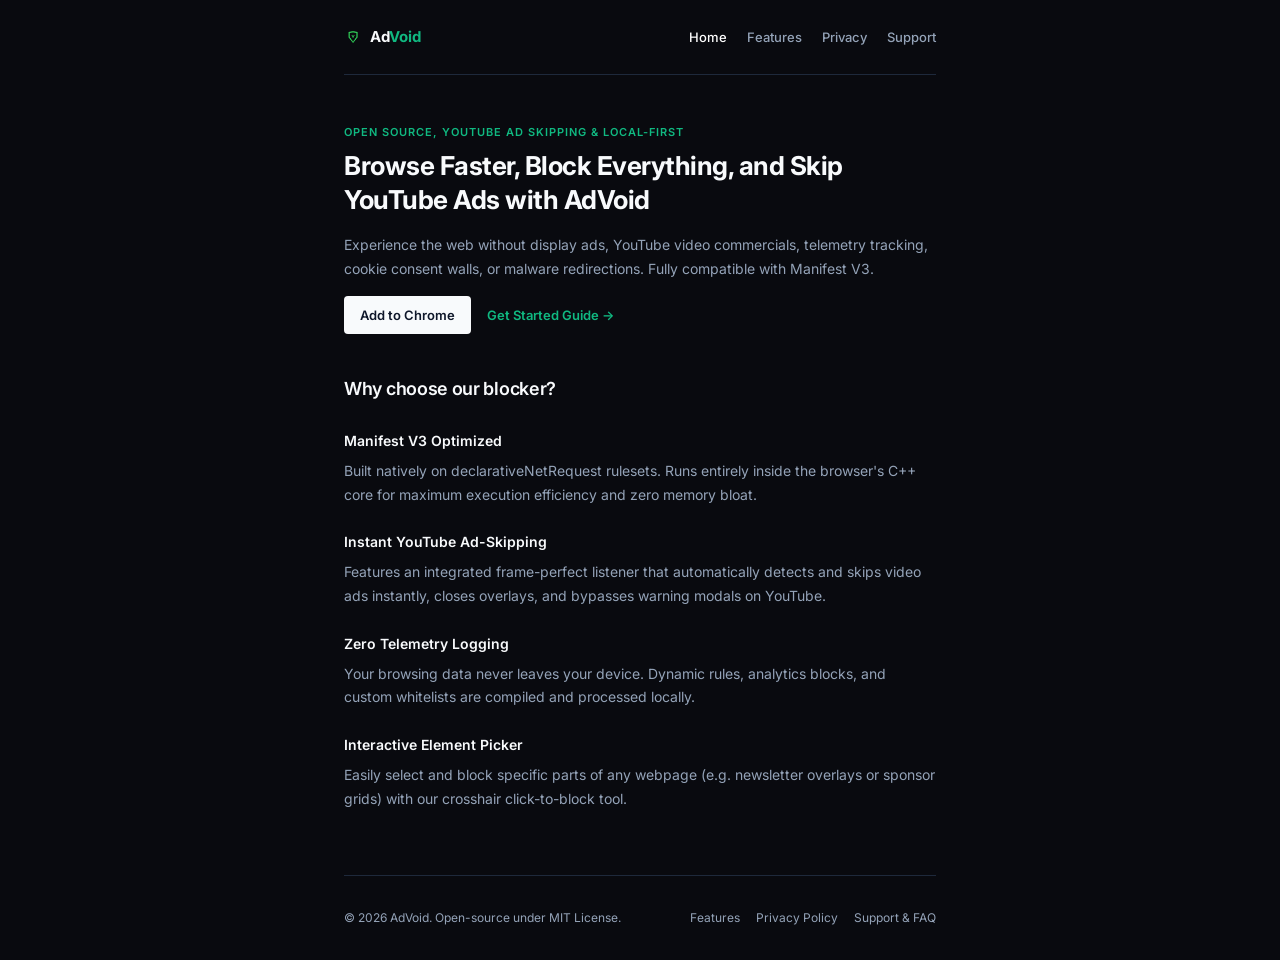
<file: site/index.html>
<!DOCTYPE html>
<html lang="en">
<head>
  <meta charset="UTF-8">
  <meta name="viewport" content="width=device-width, initial-scale=1.0">
  <meta name="description" content="A lightweight, fast, local-first Manifest V3 ad blocker. Block display ads, skip YouTube video ads instantly, disable tracking cookies, and browse securely with AdVoid.">
  <title>AdVoid - Manifest V3 Ad Blocker & YouTube Privacy Shield</title>
  <link rel="stylesheet" href="site.css">
  <link rel="icon" type="image/png" href="favicon.png">
</head>
<body>
  <div class="container">
    <!-- Header Nav -->
    <nav class="nav">
      <a href="index.html" style="display: flex; align-items: center; gap: 8px; text-decoration: none;" id="logoLink">
        <img src="favicon.png" alt="AdVoid Logo" style="height: 18px; width: 18px;">
        <div class="logo">Ad<span>Void</span></div>
      </a>
      <div class="nav-links">
        <a href="index.html" class="nav-link active" id="navHome">Home</a>
        <a href="features.html" class="nav-link" id="navFeatures">Features</a>
        <a href="privacy.html" class="nav-link" id="navPrivacy">Privacy</a>
        <a href="support.html" class="nav-link" id="navSupport">Support</a>
      </div>
    </nav>

    <!-- Hero Section -->
    <header>
      <p class="hero-subtitle">Open Source, YouTube Ad Skipping & Local-First</p>
      <h1>Browse Faster, Block Everything, and Skip YouTube Ads with AdVoid</h1>
      <p>Experience the web without display ads, YouTube video commercials, telemetry tracking, cookie consent walls, or malware redirections. Fully compatible with Manifest V3.</p>
      <div style="display: flex; align-items: center; gap: 16px; margin: 16px 0 24px 0;">
        <a href="https://chromewebstore.google.com/detail/hjelnkidilbmikfdkjeeldkofhacfpgj" class="btn" style="margin: 0;" id="ctaChromeStore">Add to Chrome</a>
        <a href="../welcome.html" style="color: var(--accent); font-weight: 600; font-size: 13px;" id="ctaWelcomeOnboard">Get Started Guide &rarr;</a>
      </div>
    </header>

    <!-- Key Value Props -->
    <main>
      <h2>Why choose our blocker?</h2>
      
      <div style="margin-top: 16px;">
        <h3>Manifest V3 Optimized</h3>
        <p>Built natively on declarativeNetRequest rulesets. Runs entirely inside the browser's C++ core for maximum execution efficiency and zero memory bloat.</p>

        <h3>Instant YouTube Ad-Skipping</h3>
        <p>Features an integrated frame-perfect listener that automatically detects and skips video ads instantly, closes overlays, and bypasses warning modals on YouTube.</p>

        <h3>Zero Telemetry Logging</h3>
        <p>Your browsing data never leaves your device. Dynamic rules, analytics blocks, and custom whitelists are compiled and processed locally.</p>

        <h3>Interactive Element Picker</h3>
        <p>Easily select and block specific parts of any webpage (e.g. newsletter overlays or sponsor grids) with our crosshair click-to-block tool.</p>
      </div>
    </main>

    <!-- Footer -->
    <footer>
      <span>&copy; 2026 AdVoid. Open-source under MIT License.</span>
      <div class="footer-links">
        <a href="features.html" class="footer-link" id="footerLinkFeatures">Features</a>
        <a href="privacy.html" class="footer-link" id="footerLinkPrivacy">Privacy Policy</a>
        <a href="support.html" class="footer-link" id="footerLinkSupport">Support & FAQ</a>
      </div>
    </footer>
  </div>
</body>
</html>
</file>
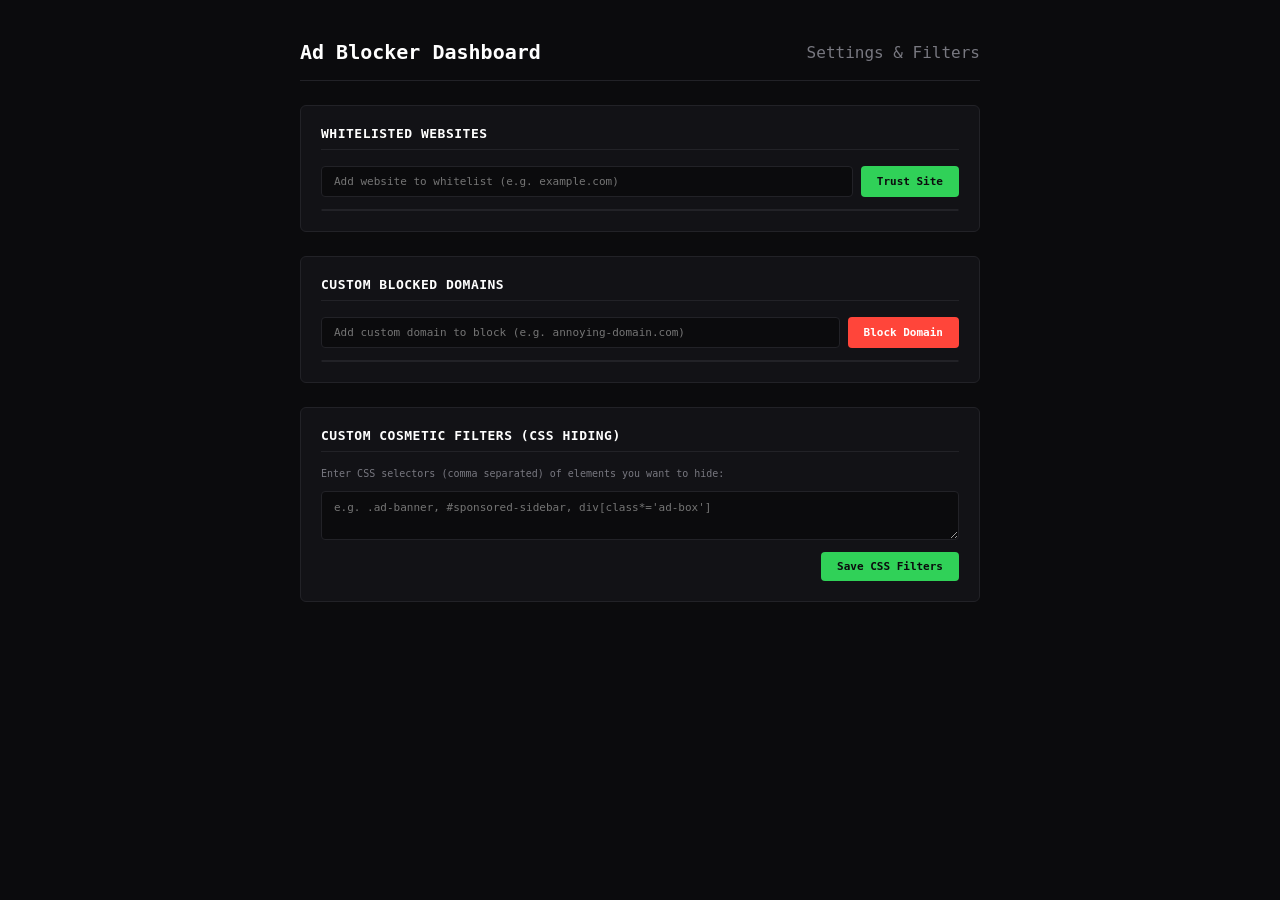
<file: options.html>
<!DOCTYPE html>
<html lang="en">
<head>
  <meta charset="UTF-8">
  <title>Ad Blocker Options</title>
  <style>
    :root {
      --bg: #0b0b0d;
      --card-bg: #121216;
      --border: #222227;
      --text: #e1e1e6;
      --text-muted: #787880;
      --accent: #30d158;
      --danger: #ff453a;
      --hover: #1c1c21;
    }
    body {
      background: var(--bg);
      color: var(--text);
      font-family: ui-monospace, SFMono-Regular, Menlo, Monaco, Consolas, monospace;
      margin: 0;
      padding: 40px 20px;
      display: flex;
      justify-content: center;
    }
    .container {
      width: 100%;
      max-width: 680px;
      display: flex;
      flex-direction: column;
      gap: 24px;
    }
    .header {
      display: flex;
      justify-content: space-between;
      align-items: center;
      border-bottom: 1px solid var(--border);
      padding-bottom: 16px;
    }
    .title {
      font-size: 20px;
      font-weight: bold;
      color: #fff;
    }
    .card {
      background: var(--card-bg);
      border: 1px solid var(--border);
      border-radius: 6px;
      padding: 20px;
      display: flex;
      flex-direction: column;
      gap: 12px;
    }
    .card-title {
      font-size: 13px;
      font-weight: bold;
      color: #fff;
      text-transform: uppercase;
      letter-spacing: 0.5px;
      border-bottom: 1px solid var(--border);
      padding-bottom: 8px;
      margin-bottom: 4px;
    }
    .input-row {
      display: flex;
      gap: 8px;
    }
    input[type="text"], textarea {
      flex: 1;
      background: var(--bg);
      border: 1px solid var(--border);
      color: var(--text);
      font-family: inherit;
      font-size: 11px;
      padding: 8px 12px;
      border-radius: 4px;
      outline: none;
      transition: border-color 0.2s;
    }
    input[type="text"]:focus, textarea:focus {
      border-color: var(--accent);
    }
    textarea {
      height: 120px;
      resize: vertical;
      line-height: 1.4;
    }
    button {
      background: var(--accent);
      border: none;
      color: #0b0b0d;
      font-family: inherit;
      font-size: 11px;
      font-weight: bold;
      padding: 8px 16px;
      border-radius: 4px;
      cursor: pointer;
      transition: opacity 0.2s;
    }
    button:hover {
      opacity: 0.9;
    }
    button.secondary {
      background: transparent;
      border: 1px solid var(--border);
      color: var(--text);
    }
    button.secondary:hover {
      background: var(--hover);
    }
    button.danger {
      background: var(--danger);
      color: #fff;
    }
    .list-container {
      max-height: 200px;
      overflow-y: auto;
      border: 1px solid var(--border);
      border-radius: 4px;
      background: var(--bg);
    }
    .list-item {
      display: flex;
      justify-content: space-between;
      align-items: center;
      padding: 8px 12px;
      border-bottom: 1px solid var(--border);
      font-size: 11px;
    }
    .list-item:last-child {
      border-bottom: none;
    }
    .list-item-name {
      color: var(--text);
      max-width: 80%;
      overflow: hidden;
      text-overflow: ellipsis;
    }
    .delete-btn {
      color: var(--danger);
      cursor: pointer;
      font-weight: bold;
      background: none;
      border: none;
      padding: 0;
      font-size: 11px;
    }
    .delete-btn:hover {
      text-decoration: underline;
    }
    .empty-msg {
      color: var(--text-muted);
      padding: 16px;
      text-align: center;
      font-size: 11px;
    }
    .toast {
      position: fixed;
      bottom: 20px;
      right: 20px;
      background: var(--accent);
      color: #000;
      padding: 10px 16px;
      border-radius: 4px;
      font-weight: bold;
      font-size: 11px;
      opacity: 0;
      transition: opacity 0.3s ease;
      pointer-events: none;
    }
  </style>
</head>
<body>
  <div class="container">
    <div class="header">
      <span class="title">Ad Blocker Dashboard</span>
      <span style="color: var(--text-muted)">Settings & Filters</span>
    </div>

    <!-- Whitelisted Websites -->
    <div class="card">
      <div class="card-title">whitelisted websites</div>
      <div class="input-row">
        <input type="text" id="whitelistInput" placeholder="Add website to whitelist (e.g. example.com)">
        <button id="addWhitelistBtn">Trust Site</button>
      </div>
      <div class="list-container" id="whitelistContainer">
        <!-- Dyn list -->
      </div>
    </div>

    <!-- Custom Blocked Domains -->
    <div class="card">
      <div class="card-title">custom blocked domains</div>
      <div class="input-row">
        <input type="text" id="blockInput" placeholder="Add custom domain to block (e.g. annoying-domain.com)">
        <button id="addBlockBtn" class="danger">Block Domain</button>
      </div>
      <div class="list-container" id="blockContainer">
        <!-- Dyn list -->
      </div>
    </div>

    <!-- Custom Cosmetic CSS Rules -->
    <div class="card">
      <div class="card-title">custom cosmetic filters (css hiding)</div>
      <span style="color: var(--text-muted); font-size: 10px;">Enter CSS selectors (comma separated) of elements you want to hide:</span>
      <textarea id="cssInput" placeholder="e.g. .ad-banner, #sponsored-sidebar, div[class*='ad-box']"></textarea>
      <div style="display: flex; justify-content: flex-end;">
        <button id="saveCssBtn">Save CSS Filters</button>
      </div>
    </div>
  </div>

  <div class="toast" id="toast">Settings Saved</div>

  <script src="options.js"></script>
</body>
</html>
</file>
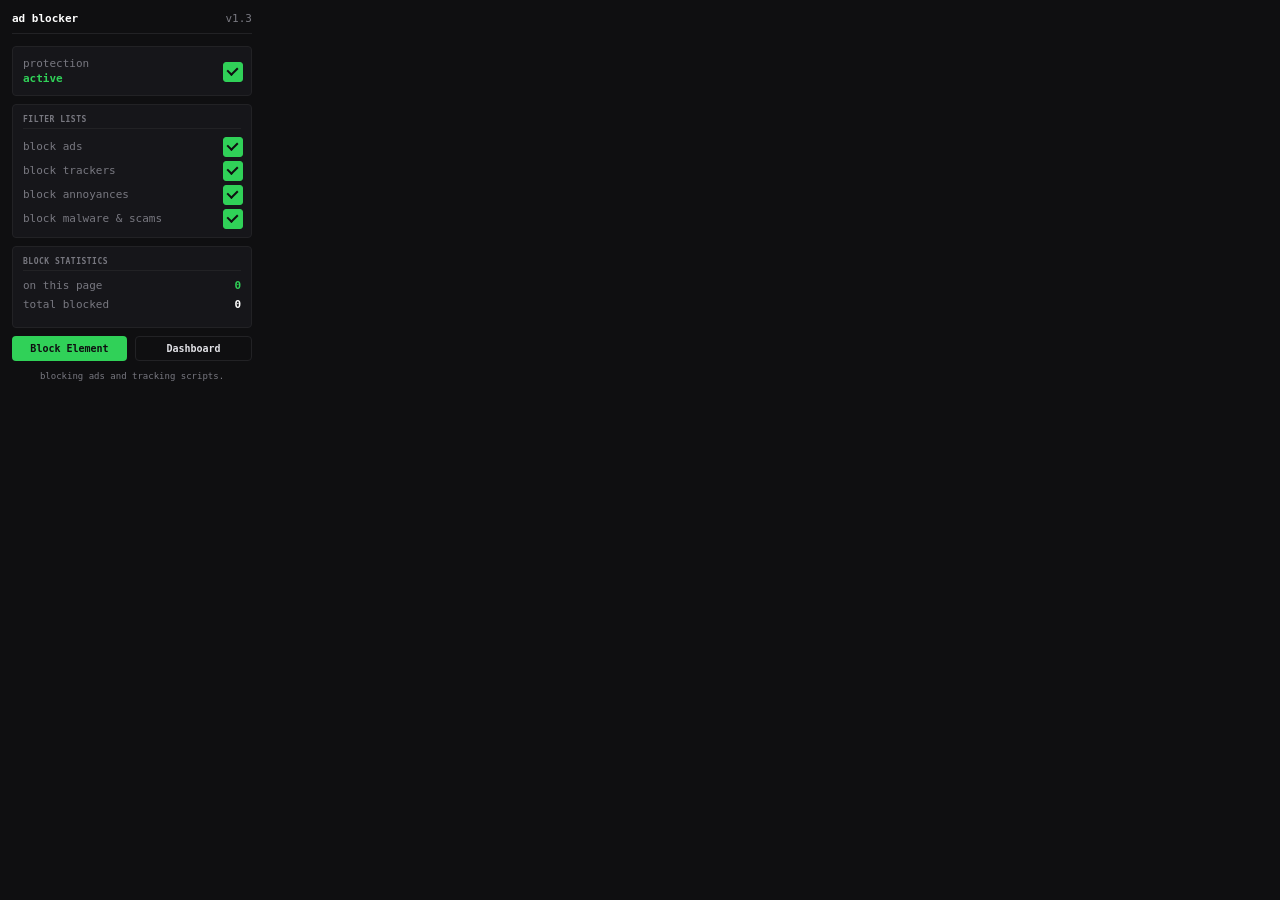
<file: popup.html>
<!DOCTYPE html>
<html lang="en">
<head>
  <meta charset="UTF-8">
  <style>
    body {
      width: 240px;
      background: #0f0f11;
      color: #e1e1e6;
      font-family: ui-monospace, SFMono-Regular, Menlo, Monaco, Consolas, monospace;
      font-size: 11px;
      margin: 0;
      padding: 12px;
      user-select: none;
    }
    .header {
      display: flex;
      justify-content: space-between;
      align-items: center;
      border-bottom: 1px solid #222225;
      padding-bottom: 8px;
      margin-bottom: 12px;
    }
    .title {
      font-weight: bold;
      color: #fff;
    }
    .status-row {
      display: flex;
      justify-content: space-between;
      align-items: center;
      background: #16161a;
      border: 1px solid #222225;
      padding: 10px;
      margin-bottom: 8px;
      border-radius: 4px;
      transition: all 0.2s ease;
    }
    .status-row:hover {
      border-color: #333339;
    }
    .status-info {
      display: flex;
      flex-direction: column;
      gap: 2px;
    }
    .status-label {
      color: #787880;
    }
    .status-val {
      font-weight: bold;
      color: #ff453a;
    }
    .status-val.active {
      color: #30d158;
    }
    .status-val.whitelisted {
      color: #e6a23c;
    }
    .domain-name {
      color: #fff;
      font-weight: bold;
      max-width: 140px;
      overflow: hidden;
      text-overflow: ellipsis;
      white-space: nowrap;
    }
    .toggle-container {
      display: block;
      position: relative;
      cursor: pointer;
      width: 18px;
      height: 18px;
    }
    .toggle-container input {
      opacity: 0;
      width: 0;
      height: 0;
    }
    .custom-box {
      position: absolute;
      top: 0;
      left: 0;
      height: 18px;
      width: 18px;
      background-color: transparent;
      border: 1px solid #787880;
      border-radius: 3px;
      transition: all 0.15s ease;
    }
    .toggle-container input:checked + .custom-box {
      background-color: #30d158;
      border-color: #30d158;
    }
    .toggle-container input:checked + .custom-box:after {
      content: "";
      position: absolute;
      left: 5px;
      top: 2px;
      width: 5px;
      height: 8px;
      border: solid #0f0f11;
      border-width: 0 2px 2px 0;
      transform: rotate(45deg);
    }
    .stats-panel {
      background: #16161a;
      border: 1px solid #222225;
      padding: 10px;
      border-radius: 4px;
      margin-bottom: 8px;
    }
    .stats-header {
      font-weight: bold;
      border-bottom: 1px solid #222225;
      padding-bottom: 4px;
      margin-bottom: 8px;
      color: #787880;
      text-transform: uppercase;
      font-size: 8px;
      letter-spacing: 0.5px;
    }
    .stats-item {
      display: flex;
      justify-content: space-between;
      align-items: center;
      margin-bottom: 6px;
    }
    .stats-item:last-child {
      margin-bottom: 0;
    }
    .stats-item-label {
      color: #787880;
    }
    .stats-item-val {
      font-weight: bold;
      color: #fff;
    }
    .stats-text-val {
      color: #30d158;
      max-width: 110px;
      overflow: hidden;
      text-overflow: ellipsis;
      white-space: nowrap;
      font-size: 10px;
    }
    button {
      background: #30d158;
      border: none;
      color: #0f0f11;
      font-family: inherit;
      font-weight: bold;
      padding: 6px;
      border-radius: 4px;
      cursor: pointer;
      font-size: 10px;
      outline: none;
      transition: opacity 0.2s;
    }
    button:hover {
      opacity: 0.9;
    }
    button.secondary {
      background: transparent;
      border: 1px solid #222225;
      color: #e1e1e6;
    }
    button.secondary:hover {
      background: #1c1c22;
    }
    .info {
      color: #787880;
      text-align: center;
      margin-top: 10px;
      font-size: 9px;
      line-height: 1.3;
    }
  </style>
</head>
<body>
  <div class="header">
    <span class="title">ad blocker</span>
    <span style="color: #787880">v1.3</span>
  </div>

  <!-- Global protection row -->
  <div class="status-row">
    <div class="status-info">
      <span class="status-label">protection</span>
      <span class="status-val active" id="statusVal">active</span>
    </div>
    <label class="toggle-container">
      <input type="checkbox" id="toggleBlocker" checked>
      <span class="custom-box"></span>
    </label>
  </div>



  <!-- Site-specific whitelisting row -->
  <div class="status-row" id="siteRow" style="display: none;">
    <div class="status-info">
      <span class="status-label" id="siteLabel">this website</span>
      <span class="domain-name" id="siteDomain">-</span>
    </div>
    <label class="toggle-container">
      <input type="checkbox" id="toggleSiteBlocker" checked>
      <span class="custom-box"></span>
    </label>
  </div>

  <!-- Categories Panel -->
  <div class="stats-panel" id="categoriesPanel">
    <div class="stats-header">filter lists</div>
    <div class="stats-item">
      <span class="stats-item-label">block ads</span>
      <label class="toggle-container">
        <input type="checkbox" id="blockAdsCheckbox" checked>
        <span class="custom-box"></span>
      </label>
    </div>
    <div class="stats-item">
      <span class="stats-item-label">block trackers</span>
      <label class="toggle-container">
        <input type="checkbox" id="blockTrackersCheckbox" checked>
        <span class="custom-box"></span>
      </label>
    </div>
    <div class="stats-item">
      <span class="stats-item-label">block annoyances</span>
      <label class="toggle-container">
        <input type="checkbox" id="blockAnnoyancesCheckbox" checked>
        <span class="custom-box"></span>
      </label>
    </div>
    <div class="stats-item">
      <span class="stats-item-label">block malware & scams</span>
      <label class="toggle-container">
        <input type="checkbox" id="blockMalwareCheckbox" checked>
        <span class="custom-box"></span>
      </label>
    </div>
  </div>

  <!-- Statistics Panel -->
  <div class="stats-panel">
    <div class="stats-header">block statistics</div>
    
    <div class="stats-item">
      <span class="stats-item-label">on this page</span>
      <span class="stats-item-val" id="pageBlockedCount" style="color: #30d158;">0</span>
    </div>
    
    <div class="stats-item">
      <span class="stats-item-label">total blocked</span>
      <span class="stats-item-val" id="totalBlockedCount">0</span>
    </div>
    
    <div class="stats-item" id="topTrackerItem" style="display: none;">
      <span class="stats-item-label">top tracker</span>
      <span class="stats-text-val" id="topTracker">-</span>
    </div>
    
    <div class="stats-item" id="topSiteItem" style="display: none;">
      <span class="stats-item-label">most ad-heavy site</span>
      <span class="stats-text-val" id="topSite">-</span>
    </div>
  </div>

  <!-- Toolbar -->
  <div style="display: flex; gap: 8px; margin-top: 8px;">
    <button id="pickerBtn" style="flex: 1;">Block Element</button>
    <button id="settingsBtn" class="secondary" style="flex: 1;">Dashboard</button>
  </div>

  <div class="info" id="infoMessage">
    blocking ads and tracking scripts.
  </div>

  <script src="popup.js"></script>
</body>
</html>
</file>
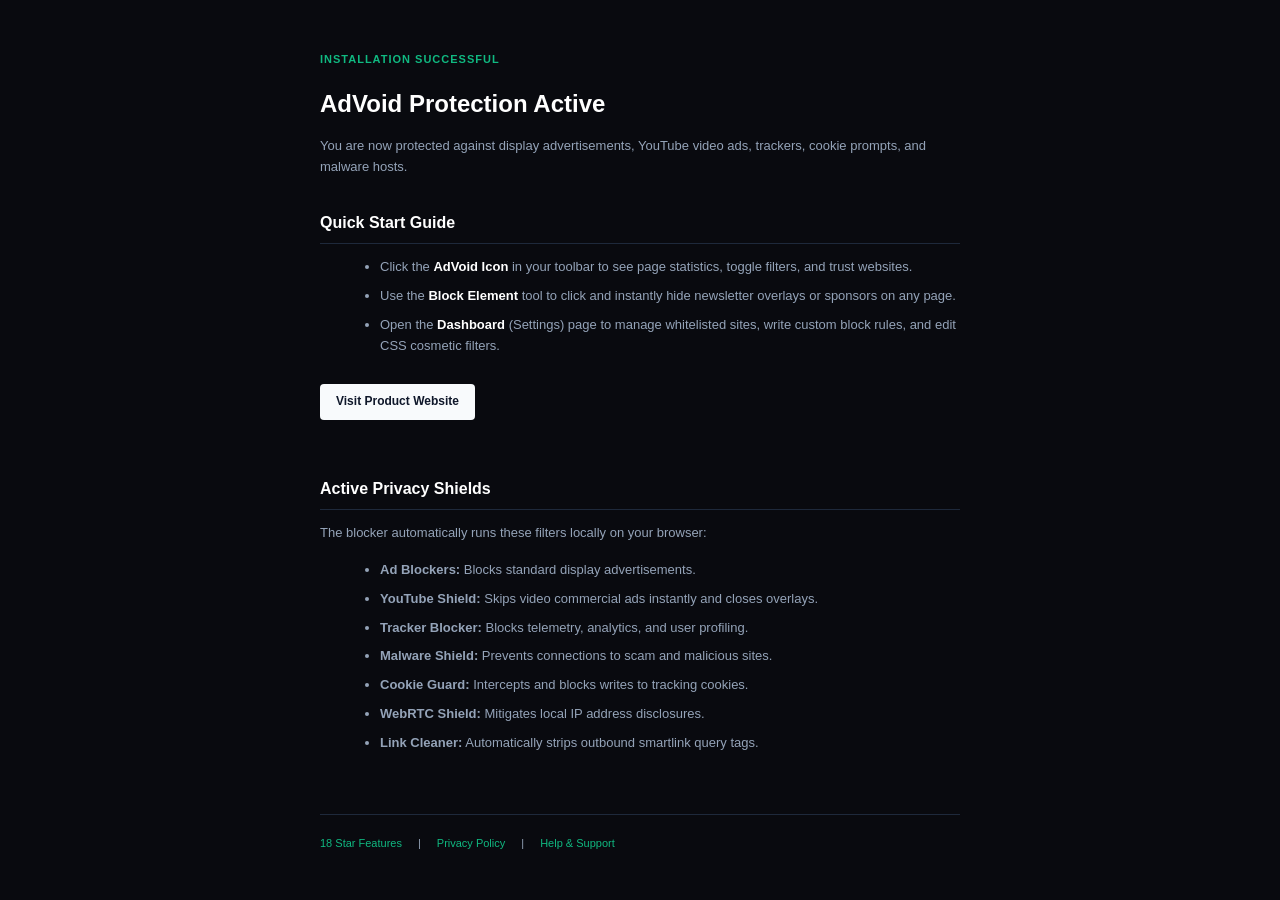
<file: welcome.html>
<!DOCTYPE html>
<html lang="en">
<head>
  <meta charset="UTF-8">
  <title>Welcome to AdVoid - Ad Blocker & YouTube Shield</title>
  <style>
    body {
      background: #090a0f;
      color: #e2e8f0;
      font-family: -apple-system, BlinkMacSystemFont, "Segoe UI", Roboto, sans-serif;
      line-height: 1.6;
      padding: 40px 20px;
      max-width: 640px;
      margin: 0 auto;
    }
    h1 {
      font-size: 24px;
      font-weight: 700;
      color: #fff;
      margin-bottom: 8px;
    }
    h2 {
      font-size: 16px;
      font-weight: 600;
      color: #fff;
      margin-top: 32px;
      margin-bottom: 12px;
      border-bottom: 1px solid #1e293b;
      padding-bottom: 8px;
    }
    p {
      color: #94a3b8;
      margin-bottom: 16px;
      font-size: 13px;
    }
    ul {
      margin-left: 20px;
      margin-bottom: 16px;
      color: #94a3b8;
      font-size: 13px;
    }
    li {
      margin-bottom: 8px;
    }
    a {
      color: #10b981;
      text-decoration: none;
    }
    a:hover {
      text-decoration: underline;
    }
    .highlight {
      color: #fff;
      font-weight: bold;
    }
    .btn {
      display: inline-block;
      background: #f8fafc;
      color: #0f172a;
      font-weight: bold;
      padding: 8px 16px;
      border-radius: 4px;
      font-size: 12px;
      margin-top: 12px;
      margin-bottom: 24px;
    }
    .btn:hover {
      background-color: #e2e8f0;
      text-decoration: none;
    }
    .footer {
      margin-top: 60px;
      border-top: 1px solid #1e293b;
      padding-top: 20px;
      font-size: 11px;
      color: #94a3b8;
      display: flex;
      gap: 16px;
    }
  </style>
</head>
<body>
  <div>
    <p style="color: #10b981; font-weight: bold; font-size: 11px; text-transform: uppercase; letter-spacing: 1px; margin-bottom: 4px;">Installation Successful</p>
    <h1>AdVoid Protection Active</h1>
    <p>You are now protected against display advertisements, YouTube video ads, trackers, cookie prompts, and malware hosts.</p>

    <h2>Quick Start Guide</h2>
    <ul>
      <li>Click the <span class="highlight">AdVoid Icon</span> in your toolbar to see page statistics, toggle filters, and trust websites.</li>
      <li>Use the <span class="highlight">Block Element</span> tool to click and instantly hide newsletter overlays or sponsors on any page.</li>
      <li>Open the <span class="highlight">Dashboard</span> (Settings) page to manage whitelisted sites, write custom block rules, and edit CSS cosmetic filters.</li>
    </ul>
    <a href="site/index.html" class="btn" id="welcomeVisitWebsite">Visit Product Website</a>

    <h2>Active Privacy Shields</h2>
    <p>The blocker automatically runs these filters locally on your browser:</p>
    <ul>
      <li><strong>Ad Blockers:</strong> Blocks standard display advertisements.</li>
      <li><strong>YouTube Shield:</strong> Skips video commercial ads instantly and closes overlays.</li>
      <li><strong>Tracker Blocker:</strong> Blocks telemetry, analytics, and user profiling.</li>
      <li><strong>Malware Shield:</strong> Prevents connections to scam and malicious sites.</li>
      <li><strong>Cookie Guard:</strong> Intercepts and blocks writes to tracking cookies.</li>
      <li><strong>WebRTC Shield:</strong> Mitigates local IP address disclosures.</li>
      <li><strong>Link Cleaner:</strong> Automatically strips outbound smartlink query tags.</li>
    </ul>

    <div class="footer">
      <a href="site/features.html" id="welcomeLinkFeatures">18 Star Features</a>
      <span>|</span>
      <a href="site/privacy.html" id="welcomeLinkPrivacy">Privacy Policy</a>
      <span>|</span>
      <a href="site/support.html" id="welcomeLinkSupport">Help & Support</a>
    </div>
  </div>
</body>
</html>
</file>
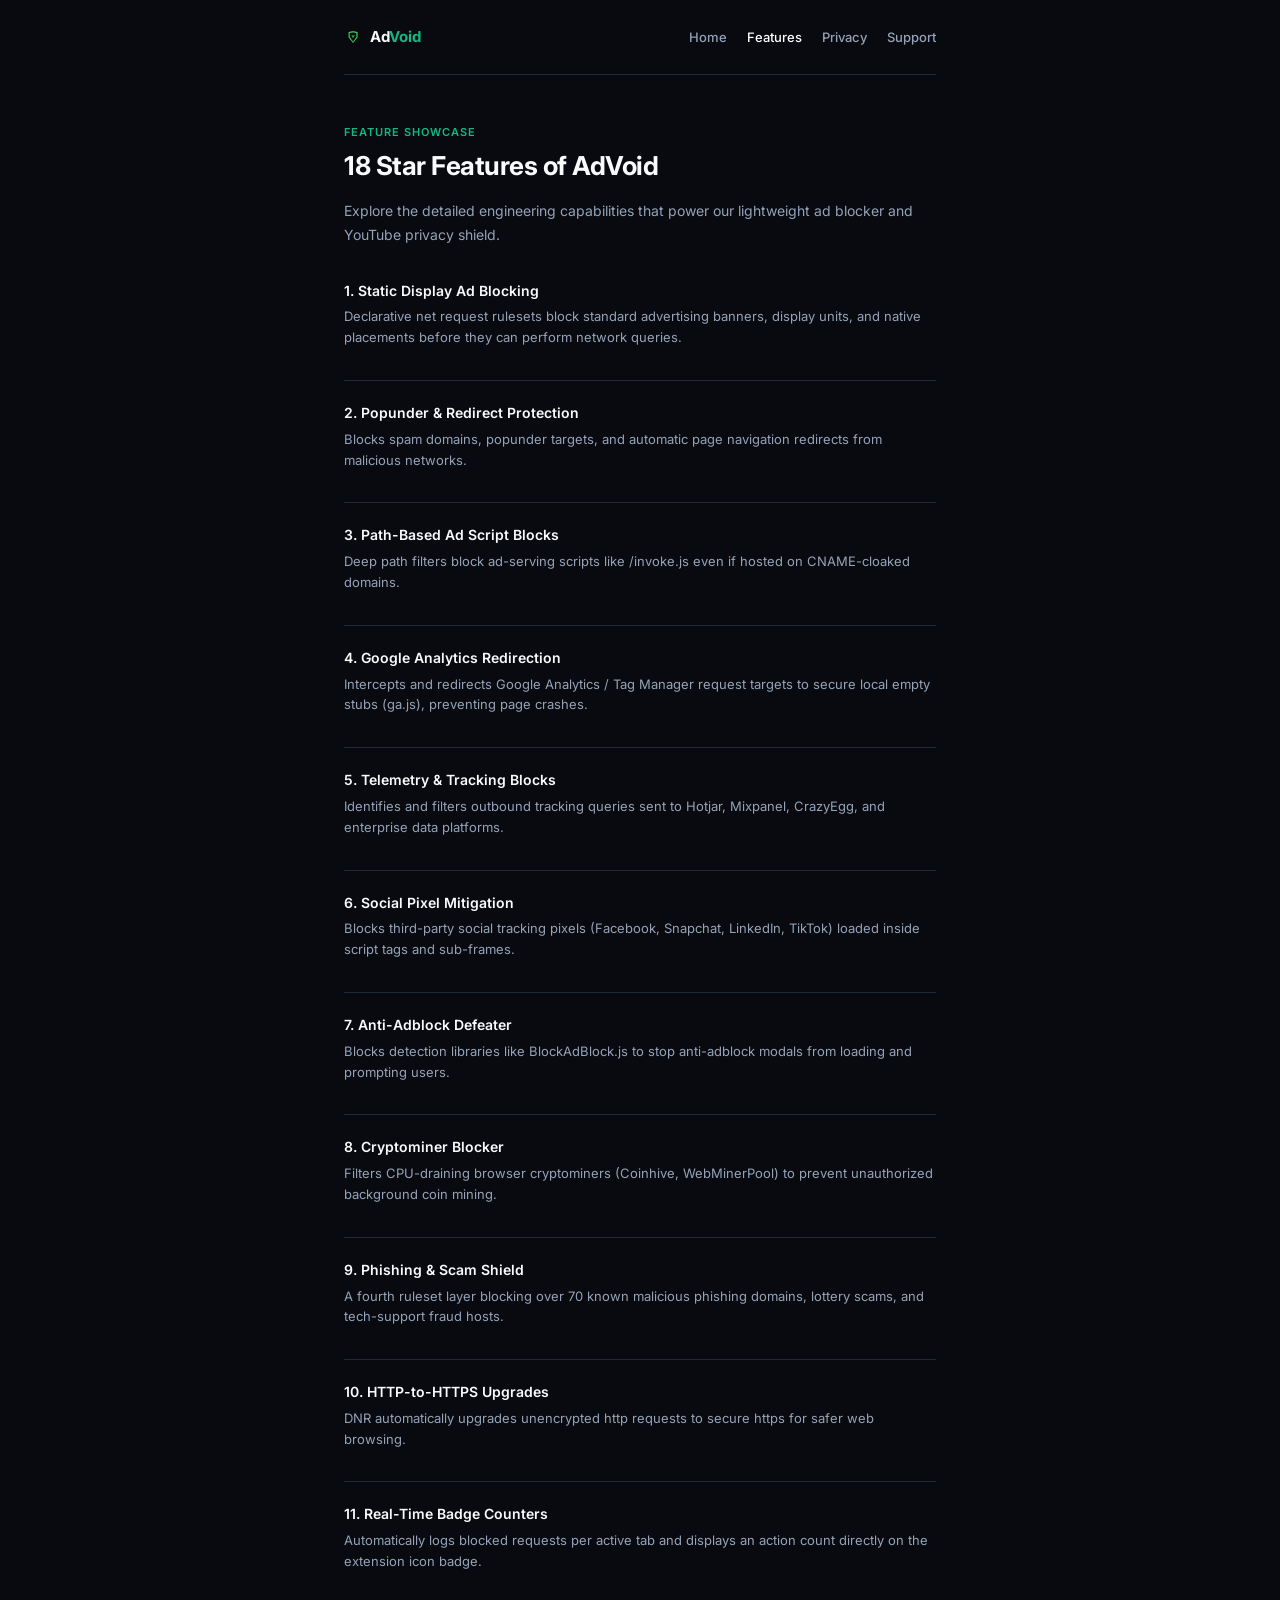
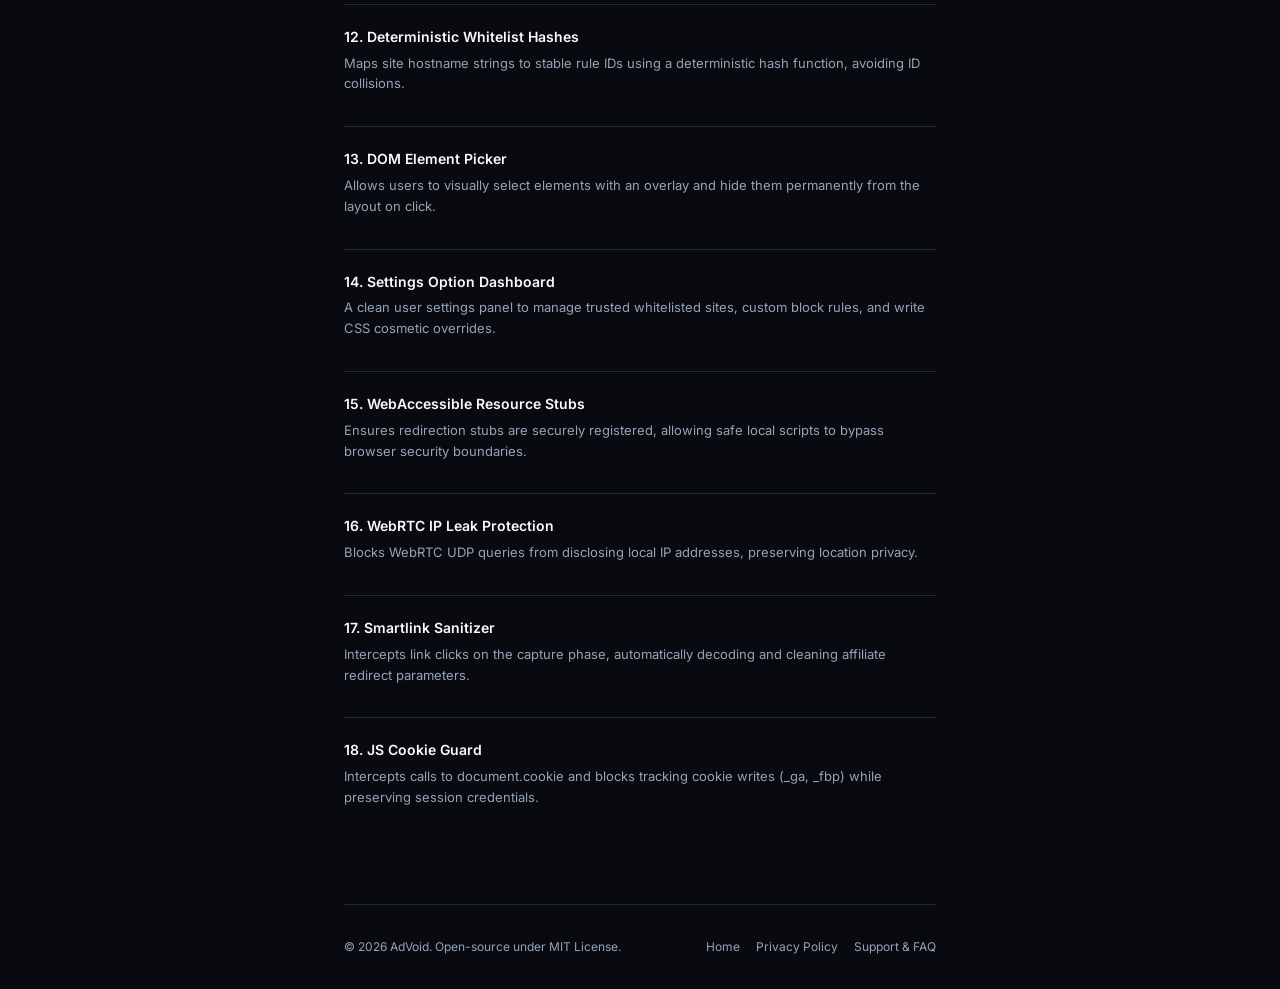
<file: site/features.html>
<!DOCTYPE html>
<html lang="en">
<head>
  <meta charset="UTF-8">
  <meta name="viewport" content="width=device-width, initial-scale=1.0">
  <meta name="description" content="Discover the 18 advanced features of the AdVoid ad blocker, including ad blocking, instant YouTube ad skipping, WebRTC IP leak shield, and visual element picker.">
  <title>18 Star Features - AdVoid Ad Blocker & YouTube Shield</title>
  <link rel="stylesheet" href="site.css">
  <link rel="icon" type="image/png" href="favicon.png">
</head>
<body>
  <div class="container">
    <!-- Header Nav -->
    <nav class="nav">
      <a href="index.html" style="display: flex; align-items: center; gap: 8px; text-decoration: none;" id="logoLink">
        <img src="favicon.png" alt="AdVoid Logo" style="height: 18px; width: 18px;">
        <div class="logo">Ad<span>Void</span></div>
      </a>
      <div class="nav-links">
        <a href="index.html" class="nav-link" id="navHome">Home</a>
        <a href="features.html" class="nav-link active" id="navFeatures">Features</a>
        <a href="privacy.html" class="nav-link" id="navPrivacy">Privacy</a>
        <a href="support.html" class="nav-link" id="navSupport">Support</a>
      </div>
    </nav>

    <!-- Title Header -->
    <header>
      <p class="hero-subtitle">Feature Showcase</p>
      <h1>18 Star Features of AdVoid</h1>
      <p>Explore the detailed engineering capabilities that power our lightweight ad blocker and YouTube privacy shield.</p>
    </header>

    <!-- Features List -->
    <main>
      <div class="features-list">
        <!-- 1 -->
        <div class="feature-item">
          <div class="feature-title">1. Static Display Ad Blocking</div>
          <p class="feature-desc">Declarative net request rulesets block standard advertising banners, display units, and native placements before they can perform network queries.</p>
        </div>

        <!-- 2 -->
        <div class="feature-item">
          <div class="feature-title">2. Popunder & Redirect Protection</div>
          <p class="feature-desc">Blocks spam domains, popunder targets, and automatic page navigation redirects from malicious networks.</p>
        </div>

        <!-- 3 -->
        <div class="feature-item">
          <div class="feature-title">3. Path-Based Ad Script Blocks</div>
          <p class="feature-desc">Deep path filters block ad-serving scripts like /invoke.js even if hosted on CNAME-cloaked domains.</p>
        </div>

        <!-- 4 -->
        <div class="feature-item">
          <div class="feature-title">4. Google Analytics Redirection</div>
          <p class="feature-desc">Intercepts and redirects Google Analytics / Tag Manager request targets to secure local empty stubs (ga.js), preventing page crashes.</p>
        </div>

        <!-- 5 -->
        <div class="feature-item">
          <div class="feature-title">5. Telemetry & Tracking Blocks</div>
          <p class="feature-desc">Identifies and filters outbound tracking queries sent to Hotjar, Mixpanel, CrazyEgg, and enterprise data platforms.</p>
        </div>

        <!-- 6 -->
        <div class="feature-item">
          <div class="feature-title">6. Social Pixel Mitigation</div>
          <p class="feature-desc">Blocks third-party social tracking pixels (Facebook, Snapchat, LinkedIn, TikTok) loaded inside script tags and sub-frames.</p>
        </div>

        <!-- 7 -->
        <div class="feature-item">
          <div class="feature-title">7. Anti-Adblock Defeater</div>
          <p class="feature-desc">Blocks detection libraries like BlockAdBlock.js to stop anti-adblock modals from loading and prompting users.</p>
        </div>

        <!-- 8 -->
        <div class="feature-item">
          <div class="feature-title">8. Cryptominer Blocker</div>
          <p class="feature-desc">Filters CPU-draining browser cryptominers (Coinhive, WebMinerPool) to prevent unauthorized background coin mining.</p>
        </div>

        <!-- 9 -->
        <div class="feature-item">
          <div class="feature-title">9. Phishing & Scam Shield</div>
          <p class="feature-desc">A fourth ruleset layer blocking over 70 known malicious phishing domains, lottery scams, and tech-support fraud hosts.</p>
        </div>

        <!-- 10 -->
        <div class="feature-item">
          <div class="feature-title">10. HTTP-to-HTTPS Upgrades</div>
          <p class="feature-desc">DNR automatically upgrades unencrypted http requests to secure https for safer web browsing.</p>
        </div>

        <!-- 11 -->
        <div class="feature-item">
          <div class="feature-title">11. Real-Time Badge Counters</div>
          <p class="feature-desc">Automatically logs blocked requests per active tab and displays an action count directly on the extension icon badge.</p>
        </div>

        <!-- 12 -->
        <div class="feature-item">
          <div class="feature-title">12. Deterministic Whitelist Hashes</div>
          <p class="feature-desc">Maps site hostname strings to stable rule IDs using a deterministic hash function, avoiding ID collisions.</p>
        </div>

        <!-- 13 -->
        <div class="feature-item">
          <div class="feature-title">13. DOM Element Picker</div>
          <p class="feature-desc">Allows users to visually select elements with an overlay and hide them permanently from the layout on click.</p>
        </div>

        <!-- 14 -->
        <div class="feature-item">
          <div class="feature-title">14. Settings Option Dashboard</div>
          <p class="feature-desc">A clean user settings panel to manage trusted whitelisted sites, custom block rules, and write CSS cosmetic overrides.</p>
        </div>

        <!-- 15 -->
        <div class="feature-item">
          <div class="feature-title">15. WebAccessible Resource Stubs</div>
          <p class="feature-desc">Ensures redirection stubs are securely registered, allowing safe local scripts to bypass browser security boundaries.</p>
        </div>

        <!-- 16 -->
        <div class="feature-item">
          <div class="feature-title">16. WebRTC IP Leak Protection</div>
          <p class="feature-desc">Blocks WebRTC UDP queries from disclosing local IP addresses, preserving location privacy.</p>
        </div>

        <!-- 17 -->
        <div class="feature-item">
          <div class="feature-title">17. Smartlink Sanitizer</div>
          <p class="feature-desc">Intercepts link clicks on the capture phase, automatically decoding and cleaning affiliate redirect parameters.</p>
        </div>

        <!-- 18 -->
        <div class="feature-item">
          <div class="feature-title">18. JS Cookie Guard</div>
          <p class="feature-desc">Intercepts calls to document.cookie and blocks tracking cookie writes (_ga, _fbp) while preserving session credentials.</p>
        </div>
      </div>
    </main>

    <!-- Footer -->
    <footer>
      <span>&copy; 2026 AdVoid. Open-source under MIT License.</span>
      <div class="footer-links">
        <a href="index.html" class="footer-link" id="footerLinkHome">Home</a>
        <a href="privacy.html" class="footer-link" id="footerLinkPrivacy">Privacy Policy</a>
        <a href="support.html" class="footer-link" id="footerLinkSupport">Support & FAQ</a>
      </div>
    </footer>
  </div>
</body>
</html>
</file>
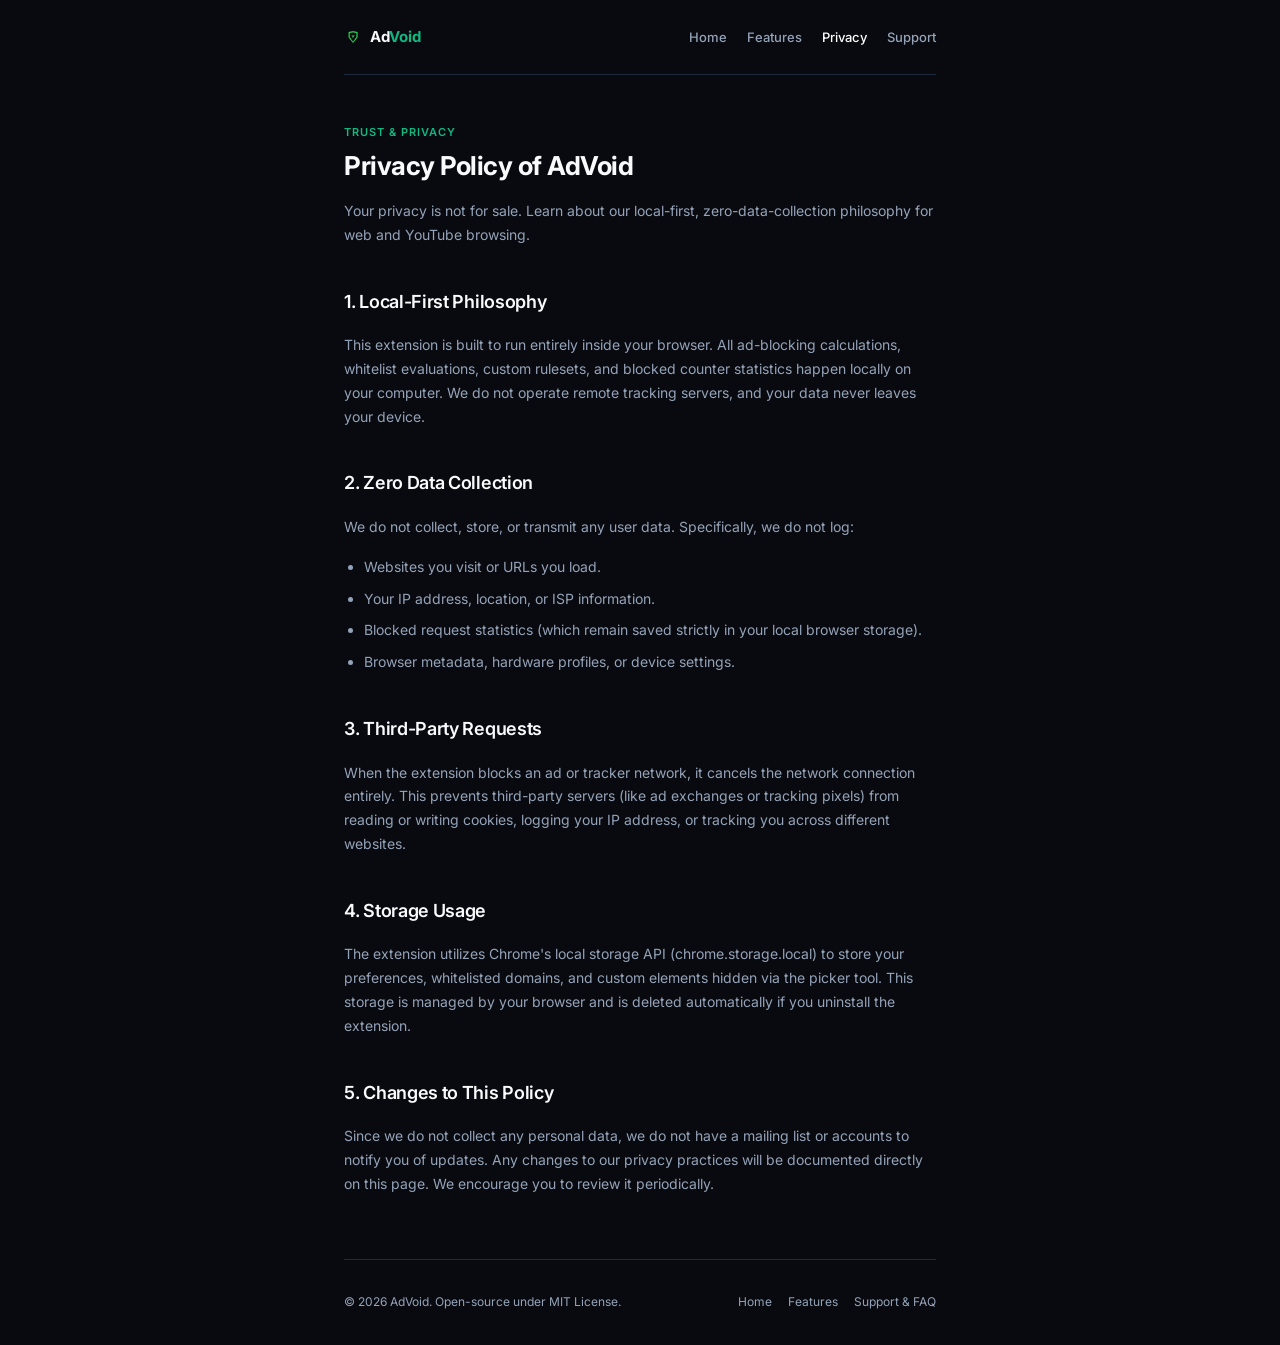
<file: site/privacy.html>
<!DOCTYPE html>
<html lang="en">
<head>
  <meta charset="UTF-8">
  <meta name="viewport" content="width=device-width, initial-scale=1.0">
  <meta name="description" content="Read the AdVoid Privacy Policy. Learn about our local-first ad blocking philosophy, YouTube shielding, zero data collection, and local storage usage.">
  <title>Privacy Policy - AdVoid Ad Blocker & YouTube Shield</title>
  <link rel="stylesheet" href="site.css">
  <link rel="icon" type="image/png" href="favicon.png">
</head>
<body>
  <div class="container">
    <!-- Header Nav -->
    <nav class="nav">
      <a href="index.html" style="display: flex; align-items: center; gap: 8px; text-decoration: none;" id="logoLink">
        <img src="favicon.png" alt="AdVoid Logo" style="height: 18px; width: 18px;">
        <div class="logo">Ad<span>Void</span></div>
      </a>
      <div class="nav-links">
        <a href="index.html" class="nav-link" id="navHome">Home</a>
        <a href="features.html" class="nav-link" id="navFeatures">Features</a>
        <a href="privacy.html" class="nav-link active" id="navPrivacy">Privacy</a>
        <a href="support.html" class="nav-link" id="navSupport">Support</a>
      </div>
    </nav>

    <!-- Title Header -->
    <header>
      <p class="hero-subtitle">Trust & Privacy</p>
      <h1>Privacy Policy of AdVoid</h1>
      <p>Your privacy is not for sale. Learn about our local-first, zero-data-collection philosophy for web and YouTube browsing.</p>
    </header>

    <!-- Content Box -->
    <main style="margin-top: 32px;">
      <h2>1. Local-First Philosophy</h2>
      <p>This extension is built to run entirely inside your browser. All ad-blocking calculations, whitelist evaluations, custom rulesets, and blocked counter statistics happen locally on your computer. We do not operate remote tracking servers, and your data never leaves your device.</p>

      <h2>2. Zero Data Collection</h2>
      <p>We do not collect, store, or transmit any user data. Specifically, we do not log:</p>
      <ul>
        <li>Websites you visit or URLs you load.</li>
        <li>Your IP address, location, or ISP information.</li>
        <li>Blocked request statistics (which remain saved strictly in your local browser storage).</li>
        <li>Browser metadata, hardware profiles, or device settings.</li>
      </ul>

      <h2>3. Third-Party Requests</h2>
      <p>When the extension blocks an ad or tracker network, it cancels the network connection entirely. This prevents third-party servers (like ad exchanges or tracking pixels) from reading or writing cookies, logging your IP address, or tracking you across different websites.</p>

      <h2>4. Storage Usage</h2>
      <p>The extension utilizes Chrome's local storage API (chrome.storage.local) to store your preferences, whitelisted domains, and custom elements hidden via the picker tool. This storage is managed by your browser and is deleted automatically if you uninstall the extension.</p>

      <h2>5. Changes to This Policy</h2>
      <p>Since we do not collect any personal data, we do not have a mailing list or accounts to notify you of updates. Any changes to our privacy practices will be documented directly on this page. We encourage you to review it periodically.</p>
    </main>

    <!-- Footer -->
    <footer>
      <span>&copy; 2026 AdVoid. Open-source under MIT License.</span>
      <div class="footer-links">
        <a href="index.html" class="footer-link" id="footerLinkHome">Home</a>
        <a href="features.html" class="footer-link" id="footerLinkFeatures">Features</a>
        <a href="support.html" class="footer-link" id="footerLinkSupport">Support & FAQ</a>
      </div>
    </footer>
  </div>
</body>
</html>
</file>
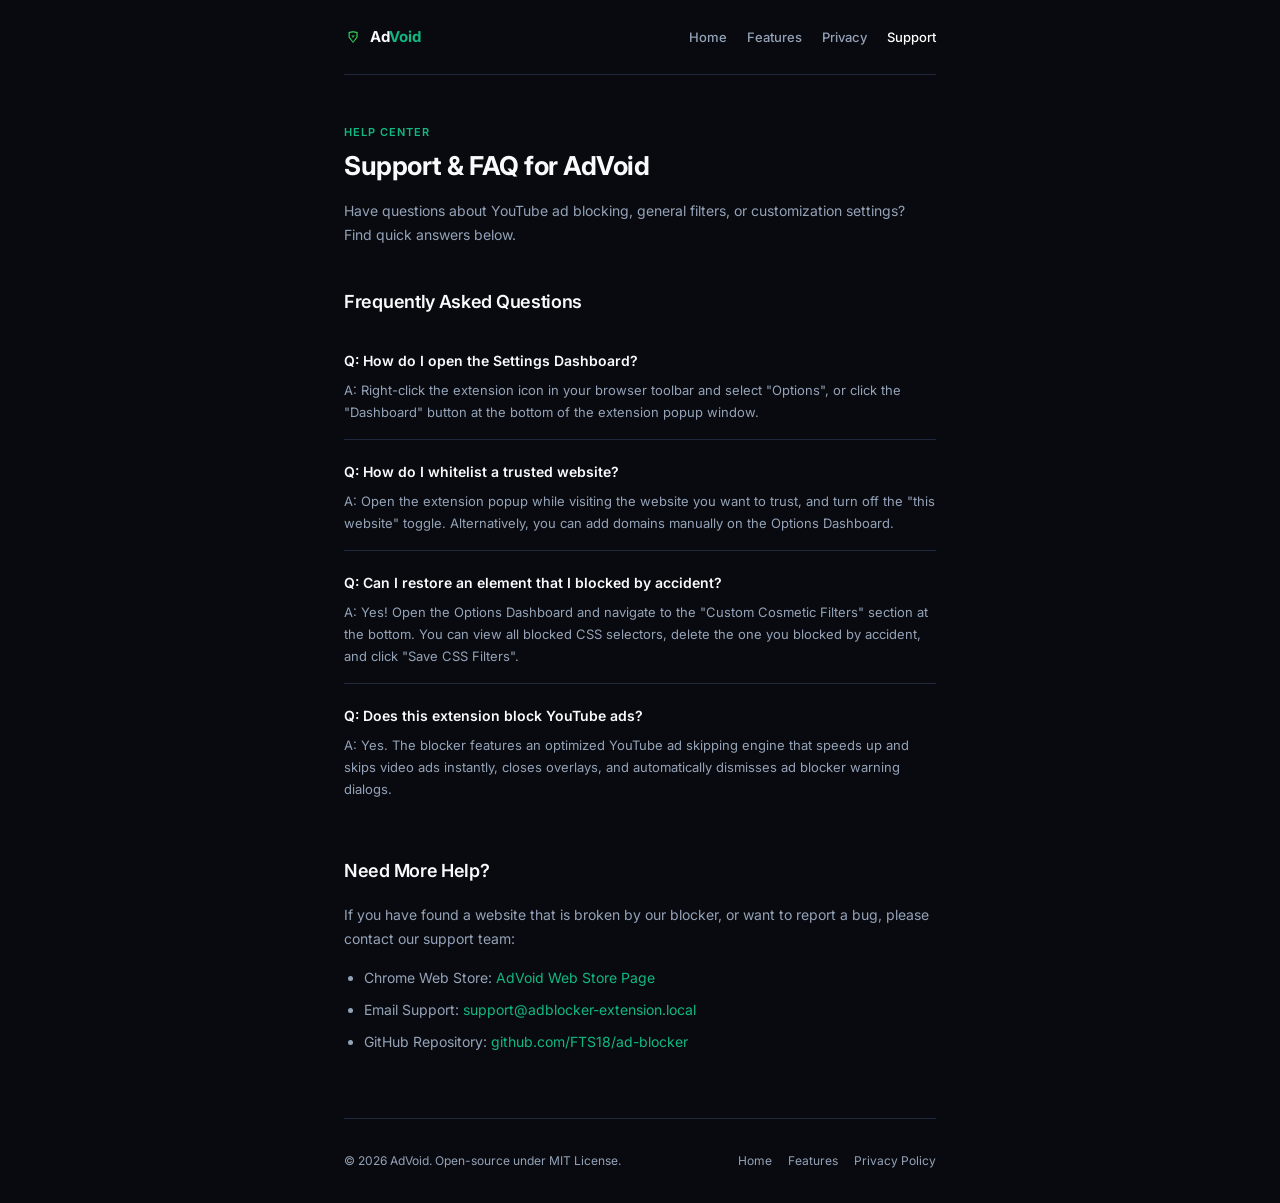
<file: site/support.html>
<!DOCTYPE html>
<html lang="en">
<head>
  <meta charset="UTF-8">
  <meta name="viewport" content="width=device-width, initial-scale=1.0">
  <meta name="description" content="Get help and support for the AdVoid Manifest V3 ad blocker and YouTube shield. Access frequently asked questions, bug reports, and email contact options.">
  <title>Support & FAQ - AdVoid Ad Blocker & YouTube Shield</title>
  <link rel="stylesheet" href="site.css">
  <link rel="icon" type="image/png" href="favicon.png">
</head>
<body>
  <div class="container">
    <!-- Header Nav -->
    <nav class="nav">
      <a href="index.html" style="display: flex; align-items: center; gap: 8px; text-decoration: none;" id="logoLink">
        <img src="favicon.png" alt="AdVoid Logo" style="height: 18px; width: 18px;">
        <div class="logo">Ad<span>Void</span></div>
      </a>
      <div class="nav-links">
        <a href="index.html" class="nav-link" id="navHome">Home</a>
        <a href="features.html" class="nav-link" id="navFeatures">Features</a>
        <a href="privacy.html" class="nav-link" id="navPrivacy">Privacy</a>
        <a href="support.html" class="nav-link active" id="navSupport">Support</a>
      </div>
    </nav>

    <!-- Title Header -->
    <header>
      <p class="hero-subtitle">Help Center</p>
      <h1>Support & FAQ for AdVoid</h1>
      <p>Have questions about YouTube ad blocking, general filters, or customization settings? Find quick answers below.</p>
    </header>

    <!-- FAQ List -->
    <main>
      <h2>Frequently Asked Questions</h2>
      
      <div class="faq-section">
        <!-- FAQ 1 -->
        <div class="faq-item">
          <div class="faq-question">Q: How do I open the Settings Dashboard?</div>
          <div class="faq-answer">A: Right-click the extension icon in your browser toolbar and select "Options", or click the "Dashboard" button at the bottom of the extension popup window.</div>
        </div>

        <!-- FAQ 2 -->
        <div class="faq-item">
          <div class="faq-question">Q: How do I whitelist a trusted website?</div>
          <div class="faq-answer">A: Open the extension popup while visiting the website you want to trust, and turn off the "this website" toggle. Alternatively, you can add domains manually on the Options Dashboard.</div>
        </div>

        <!-- FAQ 3 -->
        <div class="faq-item">
          <div class="faq-question">Q: Can I restore an element that I blocked by accident?</div>
          <div class="faq-answer">A: Yes! Open the Options Dashboard and navigate to the "Custom Cosmetic Filters" section at the bottom. You can view all blocked CSS selectors, delete the one you blocked by accident, and click "Save CSS Filters".</div>
        </div>

        <!-- FAQ 4 -->
        <div class="faq-item">
          <div class="faq-question">Q: Does this extension block YouTube ads?</div>
          <div class="faq-answer">A: Yes. The blocker features an optimized YouTube ad skipping engine that speeds up and skips video ads instantly, closes overlays, and automatically dismisses ad blocker warning dialogs.</div>
        </div>
      </div>

      <h2>Need More Help?</h2>
      <p>If you have found a website that is broken by our blocker, or want to report a bug, please contact our support team:</p>
      <ul>
        <li>Chrome Web Store: <a href="https://chromewebstore.google.com/detail/hjelnkidilbmikfdkjeeldkofhacfpgj" target="_blank" id="supportChromeStoreLink">AdVoid Web Store Page</a></li>
        <li>Email Support: <a href="mailto:support@adblocker-extension.local" id="supportEmailLink">support@adblocker-extension.local</a></li>
        <li>GitHub Repository: <a href="https://github.com/FTS18/ad-blocker" target="_blank" id="supportGithubLink">github.com/FTS18/ad-blocker</a></li>
      </ul>
    </main>

    <!-- Footer -->
    <footer>
      <span>&copy; 2026 AdVoid. Open-source under MIT License.</span>
      <div class="footer-links">
        <a href="index.html" class="footer-link" id="footerLinkHome">Home</a>
        <a href="features.html" class="footer-link" id="footerLinkFeatures">Features</a>
        <a href="privacy.html" class="footer-link" id="footerLinkPrivacy">Privacy Policy</a>
      </div>
    </footer>
  </div>
</body>
</html>
</file>
<file: site/site.css>
@import url('https://fonts.googleapis.com/css2?family=Inter:wght@400;500;600;700&display=swap');

:root {
  --bg: #090a0f;
  --text: #e2e8f0;
  --text-muted: #94a3b8;
  --accent: #10b981;
  --border: #1e293b;
  --font-family: 'Inter', -apple-system, BlinkMacSystemFont, "Segoe UI", sans-serif;
}

* {
  box-sizing: border-box;
  margin: 0;
  padding: 0;
}

body {
  background-color: var(--bg);
  color: var(--text);
  font-family: var(--font-family);
  line-height: 1.7;
  padding: 0;
  margin: 0;
}

.container {
  max-width: 640px;
  margin: 0 auto;
  padding: 0 24px;
}

/* Nav Header */
nav {
  border-bottom: 1px solid var(--border);
  padding: 24px 0;
  display: flex;
  justify-content: space-between;
  align-items: center;
  margin-bottom: 48px;
}

.logo {
  font-weight: 700;
  font-size: 15px;
  letter-spacing: -0.3px;
  color: #f8fafc;
}

.logo span {
  color: var(--accent);
}

.nav-links {
  display: flex;
  gap: 20px;
}

.nav-link {
  color: var(--text-muted);
  font-size: 13px;
  font-weight: 500;
  text-decoration: none;
  transition: color 0.15s ease;
}

.nav-link:hover, .nav-link.active {
  color: #fff;
}

/* Typography */
h1 {
  font-size: 26px;
  font-weight: 700;
  color: #f8fafc;
  letter-spacing: -0.5px;
  line-height: 1.3;
  margin-bottom: 16px;
}

h2 {
  font-size: 18px;
  font-weight: 600;
  color: #f8fafc;
  letter-spacing: -0.3px;
  margin-top: 40px;
  margin-bottom: 16px;
}

h3 {
  font-size: 14px;
  font-weight: 600;
  color: #f8fafc;
  margin-top: 24px;
  margin-bottom: 6px;
}

p {
  color: var(--text-muted);
  font-size: 14px;
  margin-bottom: 16px;
}

ul {
  margin-left: 20px;
  margin-bottom: 20px;
  color: var(--text-muted);
  font-size: 14px;
}

li {
  margin-bottom: 8px;
}

a {
  color: var(--accent);
  text-decoration: none;
}

a:hover {
  text-decoration: underline;
}

.hero-subtitle {
  color: var(--accent);
  font-weight: 600;
  font-size: 11px;
  text-transform: uppercase;
  letter-spacing: 1px;
  margin-bottom: 8px;
}

/* Feature Showcase */
.features-list {
  display: flex;
  flex-direction: column;
  gap: 20px;
  margin-top: 32px;
}

.feature-item {
  border-bottom: 1px solid var(--border);
  padding-bottom: 16px;
}

.feature-item:last-child {
  border-bottom: none;
}

.feature-title {
  font-weight: 600;
  color: #f8fafc;
  font-size: 14px;
  margin-bottom: 4px;
}

.feature-desc {
  color: var(--text-muted);
  font-size: 13px;
  line-height: 1.6;
}

/* FAQ */
.faq-section {
  display: flex;
  flex-direction: column;
  gap: 20px;
  margin-top: 32px;
}

.faq-item {
  border-bottom: 1px solid var(--border);
  padding-bottom: 16px;
}

.faq-item:last-child {
  border-bottom: none;
}

.faq-question {
  font-weight: 600;
  color: #f8fafc;
  font-size: 14px;
  margin-bottom: 6px;
}

.faq-answer {
  color: var(--text-muted);
  font-size: 13px;
}

/* Button */
.btn {
  display: inline-block;
  background-color: #f8fafc;
  color: #0f172a;
  font-weight: 600;
  padding: 8px 16px;
  border-radius: 4px;
  font-size: 13px;
  margin-top: 12px;
  margin-bottom: 24px;
  transition: background-color 0.15s ease;
}

.btn:hover {
  background-color: #e2e8f0;
  text-decoration: none;
}

/* Footer */
footer {
  margin-top: 64px;
  border-top: 1px solid var(--border);
  padding: 32px 0;
  font-size: 12px;
  color: var(--text-muted);
  display: flex;
  justify-content: space-between;
  align-items: center;
}

.footer-links {
  display: flex;
  gap: 16px;
}

.footer-link {
  color: var(--text-muted);
  text-decoration: none;
  transition: color 0.15s ease;
}

.footer-link:hover {
  color: #fff;
}
</file>
